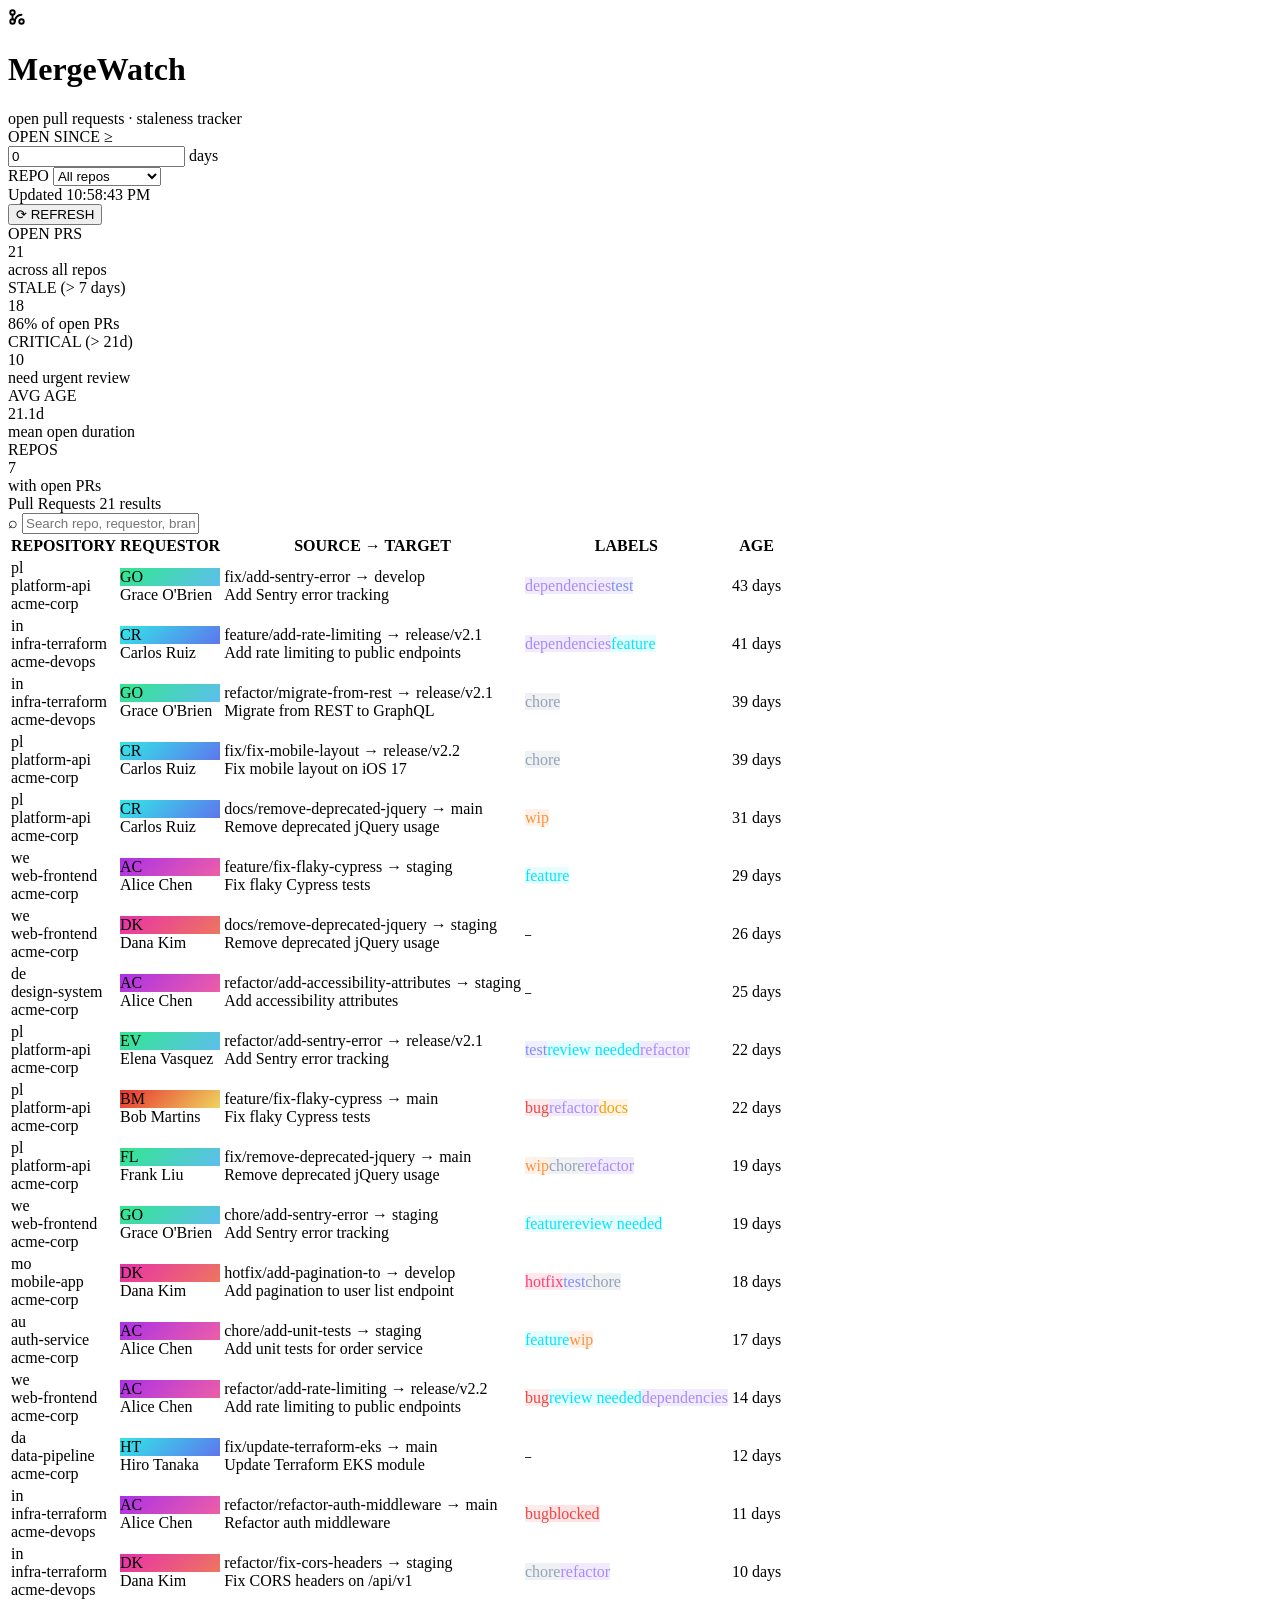
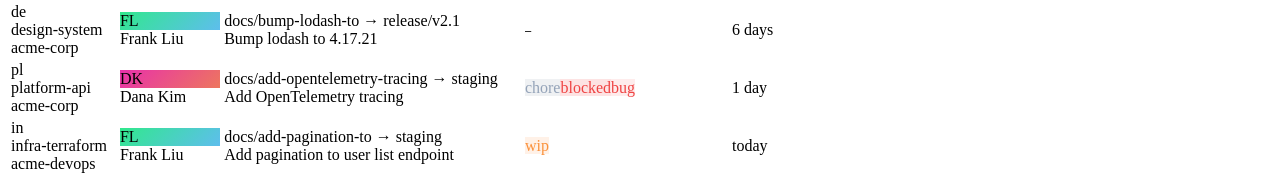
<file: mr-dashboard.html>
<!DOCTYPE html>
<html lang="en">
<head>
  <meta charset="UTF-8" />
  <meta name="viewport" content="width=device-width, initial-scale=1.0" />
  <title>MergeWatch — Open Pull Requests</title>
  <link href="https://fonts.googleapis.com/css2?family=JetBrains+Mono:wght@400;500;600;700&family=DM+Sans:wght@300;400;500;700&display=swap" rel="stylesheet"/>
  <style>
CSSEOF

cat /mnt/user-data/outputs/mr-dashboard.css >> /mnt/user-data/outputs/mr-dashboard-standalone.html

cat >> /mnt/user-data/outputs/mr-dashboard-standalone.html << 'HTMLEOF'
  </style>
</head>
<body>
  <div class="page-wrapper">
    <header>
      <div class="header-left">
        <div class="logo-mark">
          <svg width="18" height="18" viewBox="0 0 24 24" fill="none" stroke="currentColor" stroke-width="2.5" stroke-linecap="round" stroke-linejoin="round">
            <circle cx="18" cy="18" r="3"/><circle cx="6" cy="6" r="3"/><circle cx="6" cy="18" r="3"/>
            <path d="M6 9v6"/><path d="M18 9a9 9 0 0 0-9 9"/>
          </svg>
        </div>
        <div>
          <h1>Merge<span>Watch</span></h1>
          <div class="header-subtitle">open pull requests · staleness tracker</div>
        </div>
      </div>
      <div class="header-right">
        <div class="filter-group">
          <label class="filter-label" for="ageFilter">OPEN SINCE ≥</label>
          <div class="filter-input-wrap">
            <input type="number" id="ageFilter" class="filter-input" value="0" min="0" placeholder="0" />
            <span class="filter-unit">days</span>
          </div>
        </div>
        <div class="filter-group">
          <label class="filter-label" for="repoFilter">REPO</label>
          <select id="repoFilter" class="filter-select">
            <option value="">All repos</option>
          </select>
        </div>
        <div class="header-divider"></div>
        <div class="last-updated" id="lastUpdated">—</div>
        <button class="btn-refresh" id="refreshBtn" onclick="loadData()">⟳ REFRESH</button>
      </div>
    </header>

    <div class="summary-strip" id="summaryStrip"></div>

    <div class="table-panel" id="tablePanel">
      <div class="state-overlay">
        <div class="spinner"></div>
        <div>Loading pull requests…</div>
      </div>
    </div>
  </div>

  <script>
/* ============================================================
   MergeWatch — JavaScript
   mr-dashboard.js

   Sections:
     1. State & constants
     2. Mock API          ← swap mockApiResponse() for real fetch
     3. Utilities
     4. Summary strip
     5. Table render
     6. Filters & search
     7. Data loading
     8. Init
   ============================================================ */

'use strict';

/* ----------------------------------------------------------
   1. STATE & CONSTANTS
   ---------------------------------------------------------- */

let allData     = [];          // full dataset from API
let filtered    = [];          // after age + repo + search filters
let currentSort = { col: 'age', dir: 'desc' };

const AUTO_REFRESH_MS = 120_000;  // 2 min

/** Label colour palette — cycles for unknown labels */
const LABEL_PALETTE = [
  { bg: 'rgba(0,229,255,0.1)',   border: 'rgba(0,229,255,0.3)',   color: '#00e5ff' },
  { bg: 'rgba(124,58,237,0.1)',  border: 'rgba(124,58,237,0.35)', color: '#a78bfa' },
  { bg: 'rgba(0,200,150,0.1)',   border: 'rgba(0,200,150,0.3)',   color: '#00c896' },
  { bg: 'rgba(245,158,11,0.1)',  border: 'rgba(245,158,11,0.3)',  color: '#f59e0b' },
  { bg: 'rgba(239,68,68,0.1)',   border: 'rgba(239,68,68,0.3)',   color: '#ef4444' },
  { bg: 'rgba(249,115,22,0.1)',  border: 'rgba(249,115,22,0.3)',  color: '#fb923c' },
  { bg: 'rgba(99,102,241,0.1)',  border: 'rgba(99,102,241,0.3)',  color: '#818cf8' },
];

/** Well-known label → fixed colour */
const LABEL_COLOR_MAP = {
  'bug':          { bg:'rgba(239,68,68,0.1)',   border:'rgba(239,68,68,0.3)',   color:'#ef4444' },
  'feature':      { bg:'rgba(0,229,255,0.1)',   border:'rgba(0,229,255,0.3)',   color:'#00e5ff' },
  'enhancement':  { bg:'rgba(0,200,150,0.1)',   border:'rgba(0,200,150,0.3)',   color:'#00c896' },
  'hotfix':       { bg:'rgba(255,61,113,0.12)', border:'rgba(255,61,113,0.35)','color':'#ff3d71' },
  'chore':        { bg:'rgba(100,116,139,0.1)', border:'rgba(100,116,139,0.3)', color:'#94a3b8' },
  'refactor':     { bg:'rgba(124,58,237,0.1)',  border:'rgba(124,58,237,0.3)',  color:'#a78bfa' },
  'docs':         { bg:'rgba(245,158,11,0.1)',  border:'rgba(245,158,11,0.3)',  color:'#f59e0b' },
  'test':         { bg:'rgba(99,102,241,0.1)',  border:'rgba(99,102,241,0.3)',  color:'#818cf8' },
  'wip':          { bg:'rgba(249,115,22,0.1)',  border:'rgba(249,115,22,0.3)',  color:'#fb923c' },
  'review needed':{ bg:'rgba(0,229,255,0.1)',   border:'rgba(0,229,255,0.3)',   color:'#00e5ff' },
  'blocked':      { bg:'rgba(239,68,68,0.15)',  border:'rgba(239,68,68,0.4)',   color:'#ef4444' },
  'dependencies': { bg:'rgba(124,58,237,0.1)',  border:'rgba(124,58,237,0.3)',  color:'#a78bfa' },
};

const TABLE_COLUMNS = [
  { key: 'repo',          label: 'REPOSITORY',     sortable: true  },
  { key: 'requestor',     label: 'REQUESTOR',      sortable: true  },
  { key: 'sourceBranch',  label: 'SOURCE → TARGET',sortable: true  },
  { key: 'labels',        label: 'LABELS',         sortable: false },
  { key: 'age',           label: 'AGE',            sortable: true  },
];

const SORT_KEY_MAP = {
  repo:         'repo',
  requestor:    'requestor',
  sourceBranch: 'sourceBranch',
  age:          'ageDays',
};

/* ----------------------------------------------------------
   2. MOCK API
   ──────────────────────────────────────────────────────────
   Replace mockApiResponse() with a real fetch, e.g.:

     const res  = await fetch('/api/pull-requests?state=open');
     if (!res.ok) throw new Error(`HTTP ${res.status}`);
     return await res.json();

   Expected response shape:
   {
     meta: { fetchedAt: ISO string, totalOpen: number }
     pullRequests: [{
       id:           string,
       title:        string,
       repo:         string,   // e.g. "platform-api"
       org:          string,   // e.g. "acme-corp"
       requestor:    string,   // display name
       sourceBranch: string,
       targetBranch: string,
       labels:       string[],
       openedAt:     ISO string,
       ageDays:      number,
       url:          string,   // link to the PR (optional)
     }]
   }
   ---------------------------------------------------------- */
function mockApiResponse() {
  const repos = [
    { repo: 'platform-api',     org: 'acme-corp'   },
    { repo: 'web-frontend',     org: 'acme-corp'   },
    { repo: 'auth-service',     org: 'acme-corp'   },
    { repo: 'data-pipeline',    org: 'acme-corp'   },
    { repo: 'mobile-app',       org: 'acme-corp'   },
    { repo: 'infra-terraform',  org: 'acme-devops' },
    { repo: 'design-system',    org: 'acme-corp'   },
  ];

  const requestors = [
    'Alice Chen', 'Bob Martins', 'Carlos Ruiz', 'Dana Kim',
    'Elena Vasquez', 'Frank Liu', 'Grace O\'Brien', 'Hiro Tanaka',
  ];

  const srcPrefixes = ['feature/', 'fix/', 'hotfix/', 'chore/', 'refactor/', 'docs/'];
  const targets     = ['main', 'develop', 'staging', 'release/v2.1', 'release/v2.2'];

  const labelPool = [
    'bug', 'feature', 'enhancement', 'hotfix', 'chore',
    'refactor', 'docs', 'test', 'wip', 'review needed',
    'blocked', 'dependencies',
  ];

  const titles = [
    'Add pagination to user list endpoint',
    'Fix null pointer in payment processor',
    'Upgrade React to v19',
    'Implement dark mode toggle',
    'Refactor auth middleware',
    'Add unit tests for order service',
    'Update Terraform EKS module',
    'Fix CORS headers on /api/v1',
    'Migrate from REST to GraphQL',
    'Add Sentry error tracking',
    'Improve CI pipeline caching',
    'Remove deprecated jQuery usage',
    'Add rate limiting to public endpoints',
    'Fix flaky Cypress tests',
    'Bump lodash to 4.17.21',
    'Add accessibility attributes',
    'Implement SSO with SAML 2.0',
    'Cache user sessions in Redis',
    'Fix mobile layout on iOS 17',
    'Add OpenTelemetry tracing',
  ];

  const rnd    = (lo, hi) => Math.floor(Math.random() * (hi - lo + 1)) + lo;
  const pick   = arr => arr[rnd(0, arr.length - 1)];
  const slug   = str => str.toLowerCase().replace(/[^a-z0-9]+/g, '-').replace(/(^-|-$)/g, '');

  const pullRequests = Array.from({ length: rnd(14, 22) }, (_, i) => {
    const { repo, org } = pick(repos);
    const requestor     = pick(requestors);
    const ageDays       = rnd(0, 45);
    const openedAt      = new Date(Date.now() - ageDays * 86_400_000).toISOString();
    const numLabels     = rnd(0, 3);
    const labels        = [...new Set(Array.from({ length: numLabels }, () => pick(labelPool)))];
    const title         = pick(titles);
    const src           = pick(srcPrefixes) + slug(title.split(' ').slice(0,3).join('-'));

    return {
      id:           `pr-${i + 1}`,
      title,
      repo,
      org,
      requestor,
      sourceBranch: src,
      targetBranch: pick(targets),
      labels,
      openedAt,
      ageDays,
      url:          `https://github.com/${org}/${repo}/pull/${rnd(100, 999)}`,
    };
  });

  return {
    meta: { fetchedAt: new Date().toISOString(), totalOpen: pullRequests.length },
    pullRequests,
  };
}

/* ----------------------------------------------------------
   3. UTILITIES
   ---------------------------------------------------------- */

function ageCls(days) {
  if (days <= 3)  return 'age-fresh';
  if (days <= 7)  return 'age-moderate';
  if (days <= 21) return 'age-stale';
  return 'age-critical';
}

function ageLabel(days) {
  if (days === 0) return 'today';
  if (days === 1) return '1 day';
  return `${days} days`;
}

function labelStyle(name) {
  const key = name.toLowerCase();
  const found = LABEL_COLOR_MAP[key];
  if (found) return found;
  // hash the name to pick a consistent palette entry
  let h = 0;
  for (let c of key) h = (h * 31 + c.charCodeAt(0)) & 0xffff;
  return LABEL_PALETTE[h % LABEL_PALETTE.length];
}

function initials(name) {
  return name.split(' ').map(p => p[0]).slice(0, 2).join('').toUpperCase();
}

function avatarGradient(name) {
  // deterministic gradient per name
  const hues = [180, 260, 150, 200, 30, 0, 280, 320];
  let h = 0;
  for (let c of name) h = (h * 31 + c.charCodeAt(0)) & 0xffff;
  const hue1 = hues[h % hues.length];
  const hue2 = (hue1 + 50) % 360;
  return `hsl(${hue1},80%,55%), hsl(${hue2},80%,65%)`;
}

/* ----------------------------------------------------------
   4. SUMMARY STRIP
   ---------------------------------------------------------- */
function renderSummary(prs) {
  const total      = prs.length;
  const stale      = prs.filter(p => p.ageDays > 7).length;
  const critical   = prs.filter(p => p.ageDays > 21).length;
  const avgAge     = total ? (prs.reduce((a, p) => a + p.ageDays, 0) / total).toFixed(1) : 0;
  const repos      = new Set(prs.map(p => p.repo)).size;

  const cards = [
    { label: 'OPEN PRS',        value: total,    sub: 'across all repos',      color: 'var(--accent)'  },
    { label: 'STALE (> 7 days)',value: stale,    sub: `${total ? ((stale/total)*100).toFixed(0) : 0}% of open PRs`, color: 'var(--warn)'    },
    { label: 'CRITICAL (> 21d)',value: critical, sub: 'need urgent review',    color: 'var(--critical)'},
    { label: 'AVG AGE',         value: `${avgAge}d`, sub: 'mean open duration',color: 'var(--success)' },
    { label: 'REPOS',           value: repos,    sub: 'with open PRs',         color: '#a78bfa'        },
  ];

  document.getElementById('summaryStrip').innerHTML = cards.map(c => `
    <div class="stat-card" style="--card-color:${c.color}">
      <div class="stat-label">${c.label}</div>
      <div class="stat-value">${c.value}</div>
      <div class="stat-sub">${c.sub}</div>
    </div>`).join('');
}

/* ----------------------------------------------------------
   5. TABLE RENDER
   ---------------------------------------------------------- */

// Exposed globally for inline onclick
function sortTable(col) {
  if (!SORT_KEY_MAP[col]) return;
  currentSort = currentSort.col === col
    ? { col, dir: currentSort.dir === 'asc' ? 'desc' : 'asc' }
    : { col, dir: col === 'age' ? 'desc' : 'asc' };
  renderTable(filtered);
}

function renderTable(prs) {
  const panel = document.getElementById('tablePanel');

  // toolbar
  const toolbarHtml = `
    <div class="table-toolbar">
      <div class="toolbar-title">
        Pull Requests
        <span id="resultsCount">${prs.length} result${prs.length !== 1 ? 's' : ''}</span>
      </div>
      <div class="toolbar-right">
        <div class="search-wrap">
          <span class="search-icon">⌕</span>
          <input type="text" id="searchInput" placeholder="Search repo, requestor, branch…"
            oninput="onSearch(this.value)" />
        </div>
      </div>
    </div>`;

  if (prs.length === 0) {
    panel.innerHTML = toolbarHtml + `
      <div class="state-overlay">
        <div class="empty-icon">⌀</div>
        <div>No pull requests match your filters</div>
      </div>`;
    restoreSearch();
    return;
  }

  // sort
  const dir    = currentSort.dir === 'asc' ? 1 : -1;
  const sortBy = SORT_KEY_MAP[currentSort.col] || 'ageDays';
  const sorted = [...prs].sort((a, b) => {
    const av = a[sortBy], bv = b[sortBy];
    return (typeof av === 'string' ? av.localeCompare(bv) : av - bv) * dir;
  });

  // thead
  const thead = TABLE_COLUMNS.map(c => {
    if (!c.sortable) return `<th class="no-sort">${c.label}</th>`;
    const cls = currentSort.col === c.key ? `sort-${currentSort.dir}` : '';
    return `<th class="${cls}" onclick="sortTable('${c.key}')">${c.label}</th>`;
  }).join('');

  // tbody
  const tbody = sorted.map((pr, i) => {
    const cls      = ageCls(pr.ageDays);
    const labelsHtml = pr.labels.length
      ? pr.labels.map(l => {
          const s = labelStyle(l);
          return `<span class="label-tag" style="background:${s.bg};border-color:${s.border};color:${s.color}">${l}</span>`;
        }).join('')
      : `<span style="color:var(--muted);font-size:0.65rem;font-family:'JetBrains Mono',monospace">—</span>`;

    const grad = avatarGradient(pr.requestor);

    return `
      <tr style="animation-delay:${i * 25}ms">
        <td>
          <div class="repo-cell">
            <div class="repo-icon">${pr.repo.slice(0,2)}</div>
            <div>
              <div class="repo-name">${pr.repo}</div>
              <div class="repo-org">${pr.org}</div>
            </div>
          </div>
        </td>
        <td>
          <div class="requestor-cell">
            <div class="avatar" style="background:linear-gradient(135deg,${grad})">${initials(pr.requestor)}</div>
            <span class="requestor-name">${pr.requestor}</span>
          </div>
        </td>
        <td>
          <div class="branch-wrap">
            <span class="branch-chip branch-src" title="${pr.sourceBranch}">${pr.sourceBranch}</span>
            <span class="branch-arrow">→</span>
            <span class="branch-chip branch-tgt" title="${pr.targetBranch}">${pr.targetBranch}</span>
          </div>
          <div class="pr-title" title="${pr.title}">${pr.title}</div>
        </td>
        <td>
          <div class="labels-wrap">${labelsHtml}</div>
        </td>
        <td class="age-cell">
          <span class="age-badge ${cls}">
            <span class="age-dot"></span>
            ${ageLabel(pr.ageDays)}
          </span>
        </td>
      </tr>`;
  }).join('');

  panel.innerHTML = toolbarHtml + `
    <div class="table-scroll">
      <table>
        <thead><tr>${thead}</tr></thead>
        <tbody>${tbody}</tbody>
      </table>
    </div>`;

  restoreSearch();
}

/* Restore search input value & cursor after re-render */
function restoreSearch() {
  const el = document.getElementById('searchInput');
  if (el && searchQuery) {
    el.value = searchQuery;
    el.focus();
    const len = el.value.length;
    el.setSelectionRange(len, len);
  }
}

/* ----------------------------------------------------------
   6. FILTERS & SEARCH
   ---------------------------------------------------------- */
let searchQuery = '';

function applyFilters() {
  const minAge = parseInt(document.getElementById('ageFilter').value, 10) || 0;
  const repo   = document.getElementById('repoFilter').value;

  filtered = allData.filter(pr => {
    if (pr.ageDays < minAge) return false;
    if (repo && pr.repo !== repo) return false;
    if (searchQuery) {
      const q = searchQuery.toLowerCase();
      return (
        pr.repo.toLowerCase().includes(q)          ||
        pr.requestor.toLowerCase().includes(q)     ||
        pr.sourceBranch.toLowerCase().includes(q)  ||
        pr.targetBranch.toLowerCase().includes(q)  ||
        pr.title.toLowerCase().includes(q)         ||
        pr.labels.some(l => l.toLowerCase().includes(q))
      );
    }
    return true;
  });

  renderSummary(filtered);
  renderTable(filtered);
}

function onSearch(val) {
  searchQuery = val;
  applyFilters();
}

function populateRepoFilter(prs) {
  const sel   = document.getElementById('repoFilter');
  const repos = [...new Set(prs.map(p => p.repo))].sort();
  const cur   = sel.value;
  sel.innerHTML = `<option value="">All repos</option>` +
    repos.map(r => `<option value="${r}"${r === cur ? ' selected' : ''}>${r}</option>`).join('');
}

/* ----------------------------------------------------------
   7. DATA LOADING
   ──────────────────────────────────────────────────────────
   To connect a real API, replace the two mock lines with:

     const res  = await fetch('/api/pull-requests?state=open');
     if (!res.ok) throw new Error(`HTTP ${res.status}`);
     const json = await res.json();
   ---------------------------------------------------------- */
async function loadData() {
  const btn = document.getElementById('refreshBtn');
  btn.classList.add('spinning');

  try {
    await new Promise(r => setTimeout(r, 650)); // simulate latency — remove for real API
    const json = mockApiResponse();             // ← replace with real fetch()

    allData = json.pullRequests;
    populateRepoFilter(allData);
    applyFilters();

    const ts = new Date(json.meta.fetchedAt);
    document.getElementById('lastUpdated').textContent =
      'Updated ' + ts.toLocaleTimeString([], { hour: '2-digit', minute: '2-digit', second: '2-digit' });

  } catch (err) {
    document.getElementById('tablePanel').innerHTML = `
      <div class="state-overlay">
        <div class="error-icon">⚠</div>
        <div style="color:var(--danger)">Failed to load pull requests</div>
        <div style="color:var(--muted);font-size:0.65rem">${err.message}</div>
        <button class="retry-btn" onclick="loadData()">↺ Retry</button>
      </div>`;
  } finally {
    btn.classList.remove('spinning');
  }
}

/* ----------------------------------------------------------
   8. INIT
   ---------------------------------------------------------- */
document.addEventListener('DOMContentLoaded', () => {
  // Wire up filter controls
  document.getElementById('ageFilter').addEventListener('input',  applyFilters);
  document.getElementById('repoFilter').addEventListener('change', applyFilters);

  loadData();
  setInterval(loadData, AUTO_REFRESH_MS);
});
  </script>
</body>
</html>
</file>
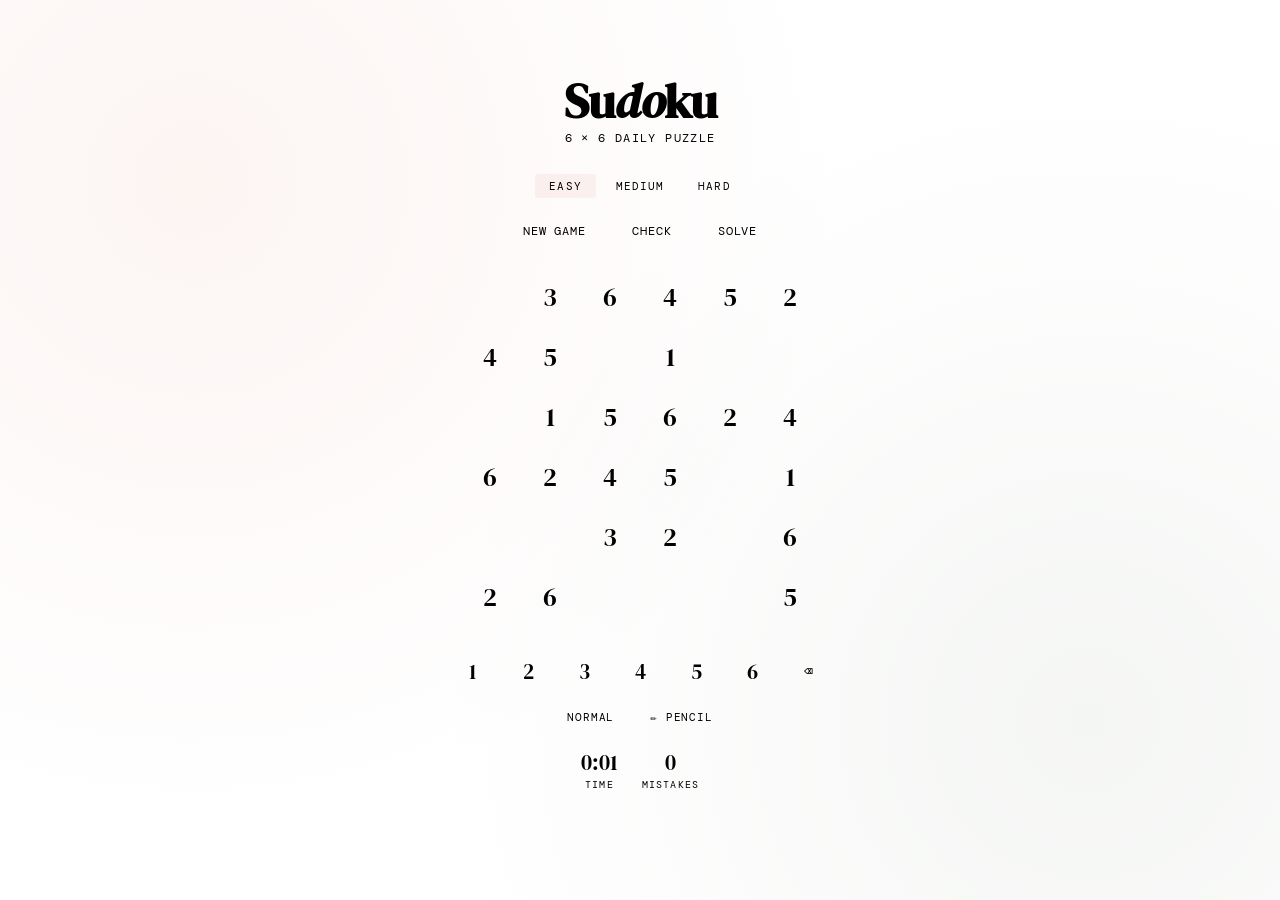
<file: games/sudoku.html>
<!DOCTYPE html>

<html lang="en">
<head>
  <meta charset="UTF-8" />
  <meta name="viewport" content="width=device-width, initial-scale=1.0" />
  <title>6×6 Sudoku</title>
  <link href="https://fonts.googleapis.com/css2?family=DM+Serif+Display:ital@0;1&family=DM+Mono:wght@400;500&display=swap" rel="stylesheet" />
  <style>
    *, *::before, *::after { box-sizing: border-box; margin: 0; padding: 0; }

```
:root {
  --cream:    #f5f0e8;
  --ink:      #1a1612;
  --rust:     #c94f2a;
  --gold:     #d4a847;
  --sage:     #4a6741;
  --warm-mid: #8b7355;
  --cell-bg:  #faf7f2;
  --border:   #c8bfaa;
  --box-border: #1a1612;
  --hint-bg:  #ede6d8;
  --selected-bg: #fdefd1;
  --conflict-bg: #fde0d0;
  --same-bg:  #edf5ec;
  --correct-bg: #e0f0de;
  --error-bg: #fde0d0;
}

body {
  font-family: 'DM Mono', monospace;
  background-color: var(--cream);
  color: var(--ink);
  min-height: 100vh;
  display: flex;
  flex-direction: column;
  align-items: center;
  justify-content: center;
  padding: 24px 16px;
  background-image:
    radial-gradient(circle at 15% 20%, rgba(201,79,42,0.06) 0%, transparent 50%),
    radial-gradient(circle at 85% 80%, rgba(74,103,65,0.06) 0%, transparent 50%);
}

header {
  text-align: center;
  margin-bottom: 28px;
}

header h1 {
  font-family: 'DM Serif Display', serif;
  font-size: clamp(2rem, 5vw, 3rem);
  letter-spacing: -0.02em;
  line-height: 1;
  color: var(--ink);
}

header h1 span {
  color: var(--rust);
  font-style: italic;
}

header p {
  font-size: 0.72rem;
  letter-spacing: 0.12em;
  text-transform: uppercase;
  color: var(--warm-mid);
  margin-top: 6px;
}

.toolbar {
  display: flex;
  gap: 10px;
  margin-bottom: 20px;
  flex-wrap: wrap;
  justify-content: center;
}

.btn {
  font-family: 'DM Mono', monospace;
  font-size: 0.72rem;
  letter-spacing: 0.08em;
  text-transform: uppercase;
  padding: 8px 18px;
  border: 1.5px solid var(--ink);
  background: transparent;
  color: var(--ink);
  cursor: pointer;
  transition: background 0.15s, color 0.15s, transform 0.1s;
  border-radius: 2px;
}
.btn:hover { background: var(--ink); color: var(--cream); }
.btn:active { transform: scale(0.97); }
.btn.primary { background: var(--ink); color: var(--cream); }
.btn.primary:hover { background: var(--rust); border-color: var(--rust); }

.difficulty-row {
  display: flex;
  gap: 6px;
  margin-bottom: 18px;
}
.diff-btn {
  font-family: 'DM Mono', monospace;
  font-size: 0.68rem;
  letter-spacing: 0.1em;
  text-transform: uppercase;
  padding: 5px 14px;
  border: 1.5px solid var(--border);
  background: transparent;
  color: var(--warm-mid);
  cursor: pointer;
  border-radius: 2px;
  transition: all 0.15s;
}
.diff-btn.active {
  border-color: var(--rust);
  color: var(--rust);
  background: rgba(201,79,42,0.06);
}

.board-wrap {
  position: relative;
}

.board {
  display: grid;
  grid-template-columns: repeat(6, 1fr);
  border: 2.5px solid var(--box-border);
  border-radius: 3px;
  overflow: hidden;
  box-shadow: 4px 4px 0 var(--warm-mid);
  width: min(360px, 88vw);
  height: min(360px, 88vw);
}

.cell {
  position: relative;
  display: flex;
  align-items: center;
  justify-content: center;
  font-family: 'DM Serif Display', serif;
  font-size: clamp(1.2rem, 3.5vw, 1.6rem);
  cursor: pointer;
  background: var(--cell-bg);
  border: 1px solid var(--border);
  transition: background 0.12s;
  user-select: none;
  -webkit-tap-highlight-color: transparent;
}

/* Box borders: 3 cols × 2 rows boxes */
/* Thick right border after col 2 (index 2) */
.cell[data-col="2"] { border-right: 2px solid var(--box-border); }
/* Thick bottom border after row 1 (index 1) and row 3 (index 3) */
.cell[data-row="1"] { border-bottom: 2px solid var(--box-border); }
.cell[data-row="3"] { border-bottom: 2px solid var(--box-border); }

.cell.given {
  background: var(--hint-bg);
  cursor: default;
  color: var(--ink);
}
.cell.selected { background: var(--selected-bg) !important; }
.cell.same-val  { background: var(--same-bg); }
.cell.conflict  { background: var(--conflict-bg); }
.cell.correct   { background: var(--correct-bg); color: var(--sage); }
.cell.error     { background: var(--error-bg);   color: var(--rust); }

.cell .pencil-marks {
  position: absolute;
  inset: 1px;
  display: grid;
  grid-template-columns: repeat(3, 1fr);
  grid-template-rows: repeat(2, 1fr);
  pointer-events: none;
}
.cell .pencil-marks span {
  font-family: 'DM Mono', monospace;
  font-size: clamp(0.38rem, 1.1vw, 0.52rem);
  color: var(--warm-mid);
  display: flex;
  align-items: center;
  justify-content: center;
  line-height: 1;
}

.numpad {
  display: flex;
  gap: 8px;
  margin-top: 20px;
  justify-content: center;
}

.num-btn {
  font-family: 'DM Serif Display', serif;
  font-size: 1.3rem;
  width: clamp(38px, 9vw, 48px);
  height: clamp(38px, 9vw, 48px);
  border: 1.5px solid var(--border);
  background: var(--cell-bg);
  color: var(--ink);
  cursor: pointer;
  border-radius: 3px;
  transition: all 0.12s;
  display: flex;
  align-items: center;
  justify-content: center;
}
.num-btn:hover { border-color: var(--rust); color: var(--rust); background: rgba(201,79,42,0.06); }
.num-btn.erase { font-family: 'DM Mono', monospace; font-size: 0.9rem; }

.mode-row {
  display: flex;
  gap: 8px;
  margin-top: 10px;
  justify-content: center;
}
.mode-btn {
  font-family: 'DM Mono', monospace;
  font-size: 0.68rem;
  letter-spacing: 0.08em;
  text-transform: uppercase;
  padding: 5px 14px;
  border: 1.5px solid var(--border);
  background: transparent;
  color: var(--warm-mid);
  cursor: pointer;
  border-radius: 2px;
  transition: all 0.15s;
}
.mode-btn.active {
  border-color: var(--ink);
  background: var(--ink);
  color: var(--cream);
}

.stats {
  display: flex;
  gap: 24px;
  margin-top: 18px;
  justify-content: center;
}
.stat {
  text-align: center;
}
.stat-val {
  font-family: 'DM Serif Display', serif;
  font-size: 1.4rem;
  color: var(--ink);
}
.stat-label {
  font-size: 0.6rem;
  letter-spacing: 0.12em;
  text-transform: uppercase;
  color: var(--warm-mid);
}

.message {
  margin-top: 14px;
  font-size: 0.75rem;
  letter-spacing: 0.06em;
  color: var(--warm-mid);
  text-align: center;
  min-height: 18px;
}
.message.win {
  color: var(--sage);
  font-family: 'DM Serif Display', serif;
  font-size: 1rem;
  font-style: italic;
}
.message.error-msg { color: var(--rust); }

/* Celebration animation */
@keyframes pop {
  0%   { transform: scale(1); }
  40%  { transform: scale(1.18); }
  100% { transform: scale(1); }
}
.cell.celebrate { animation: pop 0.35s ease forwards; }
```

  </style>
</head>
<body>

<header>
  <h1>Su<span>do</span>ku</h1>
  <p>6 × 6 Daily Puzzle</p>
</header>

<div class="difficulty-row">
  <button class="diff-btn active" data-diff="easy">Easy</button>
  <button class="diff-btn" data-diff="medium">Medium</button>
  <button class="diff-btn" data-diff="hard">Hard</button>
</div>

<div class="toolbar">
  <button class="btn primary" id="newGameBtn">New Game</button>
  <button class="btn" id="checkBtn">Check</button>
  <button class="btn" id="solveBtn">Solve</button>
</div>

<div class="board-wrap">
  <div class="board" id="board"></div>
</div>

<div class="numpad" id="numpad"></div>

<div class="mode-row">
  <button class="mode-btn active" id="normalMode">Normal</button>
  <button class="mode-btn" id="pencilMode">✏ Pencil</button>
</div>

<div class="stats">
  <div class="stat"><div class="stat-val" id="timerVal">0:00</div><div class="stat-label">Time</div></div>
  <div class="stat"><div class="stat-val" id="mistakesVal">0</div><div class="stat-label">Mistakes</div></div>
</div>

<div class="message" id="message"></div>

<script>
// ─── Sudoku Logic ──────────────────────────────────────────────────────────
const N = 6;
// 3-col × 2-row boxes
function boxOf(r,c){ return Math.floor(r/2)*2 + Math.floor(c/3); }

function isValid(board,r,c,num){
  for(let i=0;i<N;i++) if(board[r][i]===num||board[i][c]===num) return false;
  const br=Math.floor(r/2)*2, bc=Math.floor(c/3)*3;
  for(let dr=0;dr<2;dr++) for(let dc=0;dc<3;dc++)
    if(board[br+dr][bc+dc]===num) return false;
  return true;
}

function shuffle(arr){ for(let i=arr.length-1;i>0;i--){ const j=Math.random()*i+1|0; [arr[i],arr[j]]=[arr[j],arr[i]]; } return arr; }

function solve(board){
  for(let r=0;r<N;r++) for(let c=0;c<N;c++) if(board[r][c]===0){
    const nums=shuffle([1,2,3,4,5,6]);
    for(const n of nums){ if(isValid(board,r,c,n)){ board[r][c]=n; if(solve(board)) return true; board[r][c]=0; } }
    return false;
  }
  return true;
}

function generatePuzzle(difficulty){
  // Start with empty board, fill it
  const solution=Array.from({length:N},()=>Array(N).fill(0));
  solve(solution);

  // Remove cells based on difficulty
  const clues = difficulty==='easy' ? 24 : difficulty==='medium' ? 18 : 14;
  const remove = N*N - clues;
  const puzzle = solution.map(r=>[...r]);
  const positions = shuffle(Array.from({length:N*N},(_,i)=>i));
  let removed=0;
  for(const pos of positions){
    if(removed>=remove) break;
    const r=pos/N|0, c=pos%N;
    const backup=puzzle[r][c];
    puzzle[r][c]=0;
    // Check unique solution (simplified: just count solutions up to 2)
    const copy=puzzle.map(row=>[...row]);
    if(countSolutions(copy)===1){ removed++; }
    else { puzzle[r][c]=backup; }
  }
  return {puzzle,solution};
}

function countSolutions(board,count={v:0}){
  for(let r=0;r<N;r++) for(let c=0;c<N;c++) if(board[r][c]===0){
    for(let n=1;n<=6;n++){
      if(isValid(board,r,c,n)){
        board[r][c]=n;
        countSolutions(board,count);
        board[r][c]=0;
        if(count.v>1) return count.v;
      }
    }
    return count.v;
  }
  count.v++;
  return count.v;
}

// ─── Game State ───────────────────────────────────────────────────────────
let puzzle, solution, userBoard, pencilMarks, given;
let selected = null;
let mistakes = 0;
let pencilMode = false;
let difficulty = 'easy';
let timerInterval, timerSeconds = 0;
let gameWon = false;

function startGame(){
  gameWon = false;
  mistakes = 0;
  timerSeconds = 0;
  clearInterval(timerInterval);
  document.getElementById('mistakesVal').textContent = '0';
  document.getElementById('timerVal').textContent = '0:00';
  document.getElementById('message').textContent = '';
  document.getElementById('message').className = 'message';

  ({puzzle, solution} = generatePuzzle(difficulty));
  userBoard = puzzle.map(r=>[...r]);
  pencilMarks = Array.from({length:N},()=>Array.from({length:N},()=>new Set()));
  given = puzzle.map(r=>r.map(v=>v!==0));
  selected = null;

  renderBoard();
  timerInterval = setInterval(()=>{
    if(gameWon) return;
    timerSeconds++;
    const m=timerSeconds/60|0, s=timerSeconds%60;
    document.getElementById('timerVal').textContent=`${m}:${s.toString().padStart(2,'0')}`;
  },1000);
}

// ─── Rendering ────────────────────────────────────────────────────────────
function renderBoard(){
  const board = document.getElementById('board');
  board.innerHTML='';
  for(let r=0;r<N;r++) for(let c=0;c<N;c++){
    const cell=document.createElement('div');
    cell.className='cell';
    cell.dataset.row=r; cell.dataset.col=c;
    if(given[r][c]) cell.classList.add('given');
    updateCellDisplay(cell,r,c);
    cell.addEventListener('click',()=>selectCell(r,c));
    board.appendChild(cell);
  }
}

function getCell(r,c){ return document.querySelector(`.cell[data-row="${r}"][data-col="${c}"]`); }

function updateCellDisplay(cell,r,c){
  cell.innerHTML='';
  const val=userBoard[r][c];
  if(val!==0){
    cell.textContent=val;
  } else if(pencilMarks[r][c].size>0){
    const pm=document.createElement('div');
    pm.className='pencil-marks';
    for(let n=1;n<=6;n++){
      const s=document.createElement('span');
      s.textContent=pencilMarks[r][c].has(n)?n:'';
      pm.appendChild(s);
    }
    cell.appendChild(pm);
  }
}

function selectCell(r,c){
  if(gameWon) return;
  selected={r,c};
  highlightCells();
}

function highlightCells(){
  document.querySelectorAll('.cell').forEach(cell=>{
    const r=+cell.dataset.row, c=+cell.dataset.col;
    cell.classList.remove('selected','same-val','conflict','correct','error');
    if(!selected) return;
    const {r:sr,c:sc}=selected;
    const selVal=userBoard[sr][sc];
    if(r===sr&&c===sc){
      cell.classList.add('selected');
    } else if(r===sr||c===sc||boxOf(r,c)===boxOf(sr,sc)){
      // highlight related
      if(selVal!==0 && userBoard[r][c]===selVal && !given[r][c]){
        cell.classList.add('conflict');
      } else {
        cell.classList.add('same-val');
      }
    } else if(selVal!==0&&userBoard[r][c]===selVal){
      cell.classList.add('same-val');
    }
  });
}

function enterNumber(num){
  if(!selected||gameWon) return;
  const {r,c}=selected;
  if(given[r][c]) return;
  const cell=getCell(r,c);

  if(pencilMode){
    if(userBoard[r][c]!==0) return;
    if(pencilMarks[r][c].has(num)) pencilMarks[r][c].delete(num);
    else pencilMarks[r][c].add(num);
    updateCellDisplay(cell,r,c);
    return;
  }

  // Normal mode
  pencilMarks[r][c].clear();
  if(userBoard[r][c]===num){ userBoard[r][c]=0; }
  else {
    if(num!==solution[r][c]){
      mistakes++;
      document.getElementById('mistakesVal').textContent=mistakes;
      userBoard[r][c]=num;
      updateCellDisplay(cell,r,c);
      cell.classList.add('error');
      setTimeout(()=>{ cell.classList.remove('error'); highlightCells(); },700);
      if(mistakes>=3){
        document.getElementById('message').textContent='Too many mistakes — try again!';
        document.getElementById('message').className='message error-msg';
      }
      return;
    }
    userBoard[r][c]=num;
    // Remove pencil marks in related cells
    for(let i=0;i<N;i++){
      pencilMarks[r][i].delete(num);
      updateCellDisplay(getCell(r,i),r,i);
      pencilMarks[i][c].delete(num);
      updateCellDisplay(getCell(i,c),i,c);
    }
    const br=Math.floor(r/2)*2, bc=Math.floor(c/3)*3;
    for(let dr=0;dr<2;dr++) for(let dc=0;dc<3;dc++){
      pencilMarks[br+dr][bc+dc].delete(num);
      updateCellDisplay(getCell(br+dr,bc+dc),br+dr,bc+dc);
    }
  }
  updateCellDisplay(cell,r,c);
  highlightCells();
  checkWin();
}

function eraseCell(){
  if(!selected||gameWon) return;
  const {r,c}=selected;
  if(given[r][c]) return;
  userBoard[r][c]=0;
  pencilMarks[r][c].clear();
  updateCellDisplay(getCell(r,c),r,c);
  highlightCells();
}

function checkWin(){
  for(let r=0;r<N;r++) for(let c=0;c<N;c++)
    if(userBoard[r][c]!==solution[r][c]) return;
  gameWon=true;
  clearInterval(timerInterval);
  // celebrate
  setTimeout(()=>{
    document.querySelectorAll('.cell').forEach((cell,i)=>{
      setTimeout(()=>cell.classList.add('celebrate'),i*15);
    });
    document.getElementById('message').textContent='Brilliant! Puzzle solved ✦';
    document.getElementById('message').className='message win';
  },100);
}

function checkBoard(){
  let hasErrors=false;
  for(let r=0;r<N;r++) for(let c=0;c<N;c++){
    if(userBoard[r][c]!==0&&userBoard[r][c]!==solution[r][c]){
      const cell=getCell(r,c);
      cell.classList.add('error');
      setTimeout(()=>{cell.classList.remove('error');highlightCells();},1200);
      hasErrors=true;
    }
  }
  if(!hasErrors){
    const msg=document.getElementById('message');
    msg.textContent='Looking good — no errors found!';
    msg.className='message';
    setTimeout(()=>{ if(!gameWon) msg.textContent=''; },2000);
  }
}

function solveBoard(){
  for(let r=0;r<N;r++) for(let c=0;c<N;c++){
    userBoard[r][c]=solution[r][c];
    pencilMarks[r][c].clear();
    updateCellDisplay(getCell(r,c),r,c);
  }
  highlightCells();
  checkWin();
}

// ─── UI Setup ─────────────────────────────────────────────────────────────
// Numpad
const numpad=document.getElementById('numpad');
for(let n=1;n<=6;n++){
  const btn=document.createElement('button');
  btn.className='num-btn'; btn.textContent=n;
  btn.addEventListener('click',()=>enterNumber(n));
  numpad.appendChild(btn);
}
const eraseBtn=document.createElement('button');
eraseBtn.className='num-btn erase'; eraseBtn.textContent='⌫';
eraseBtn.addEventListener('click',eraseCell);
numpad.appendChild(eraseBtn);

// Keyboard
document.addEventListener('keydown',e=>{
  if(e.key>='1'&&e.key<='6') enterNumber(+e.key);
  else if(e.key==='Backspace'||e.key==='Delete'||e.key==='0') eraseCell();
  else if(e.key==='p'||e.key==='P'){ pencilMode=!pencilMode; updateModeUI(); }
  else if(selected){
    const {r,c}=selected;
    if(e.key==='ArrowUp'&&r>0) selectCell(r-1,c);
    else if(e.key==='ArrowDown'&&r<N-1) selectCell(r+1,c);
    else if(e.key==='ArrowLeft'&&c>0) selectCell(r,c-1);
    else if(e.key==='ArrowRight'&&c<N-1) selectCell(r,c+1);
  }
});

// Toolbar buttons
document.getElementById('newGameBtn').addEventListener('click',startGame);
document.getElementById('checkBtn').addEventListener('click',checkBoard);
document.getElementById('solveBtn').addEventListener('click',solveBoard);

// Difficulty
document.querySelectorAll('.diff-btn').forEach(btn=>{
  btn.addEventListener('click',()=>{
    document.querySelectorAll('.diff-btn').forEach(b=>b.classList.remove('active'));
    btn.classList.add('active');
    difficulty=btn.dataset.diff;
    startGame();
  });
});

// Mode
function updateModeUI(){
  document.getElementById('normalMode').classList.toggle('active',!pencilMode);
  document.getElementById('pencilMode').classList.toggle('active',pencilMode);
}
document.getElementById('normalMode').addEventListener('click',()=>{ pencilMode=false; updateModeUI(); });
document.getElementById('pencilMode').addEventListener('click',()=>{ pencilMode=true; updateModeUI(); });

// Start
startGame();
</script>

</body>
</html>
</file>
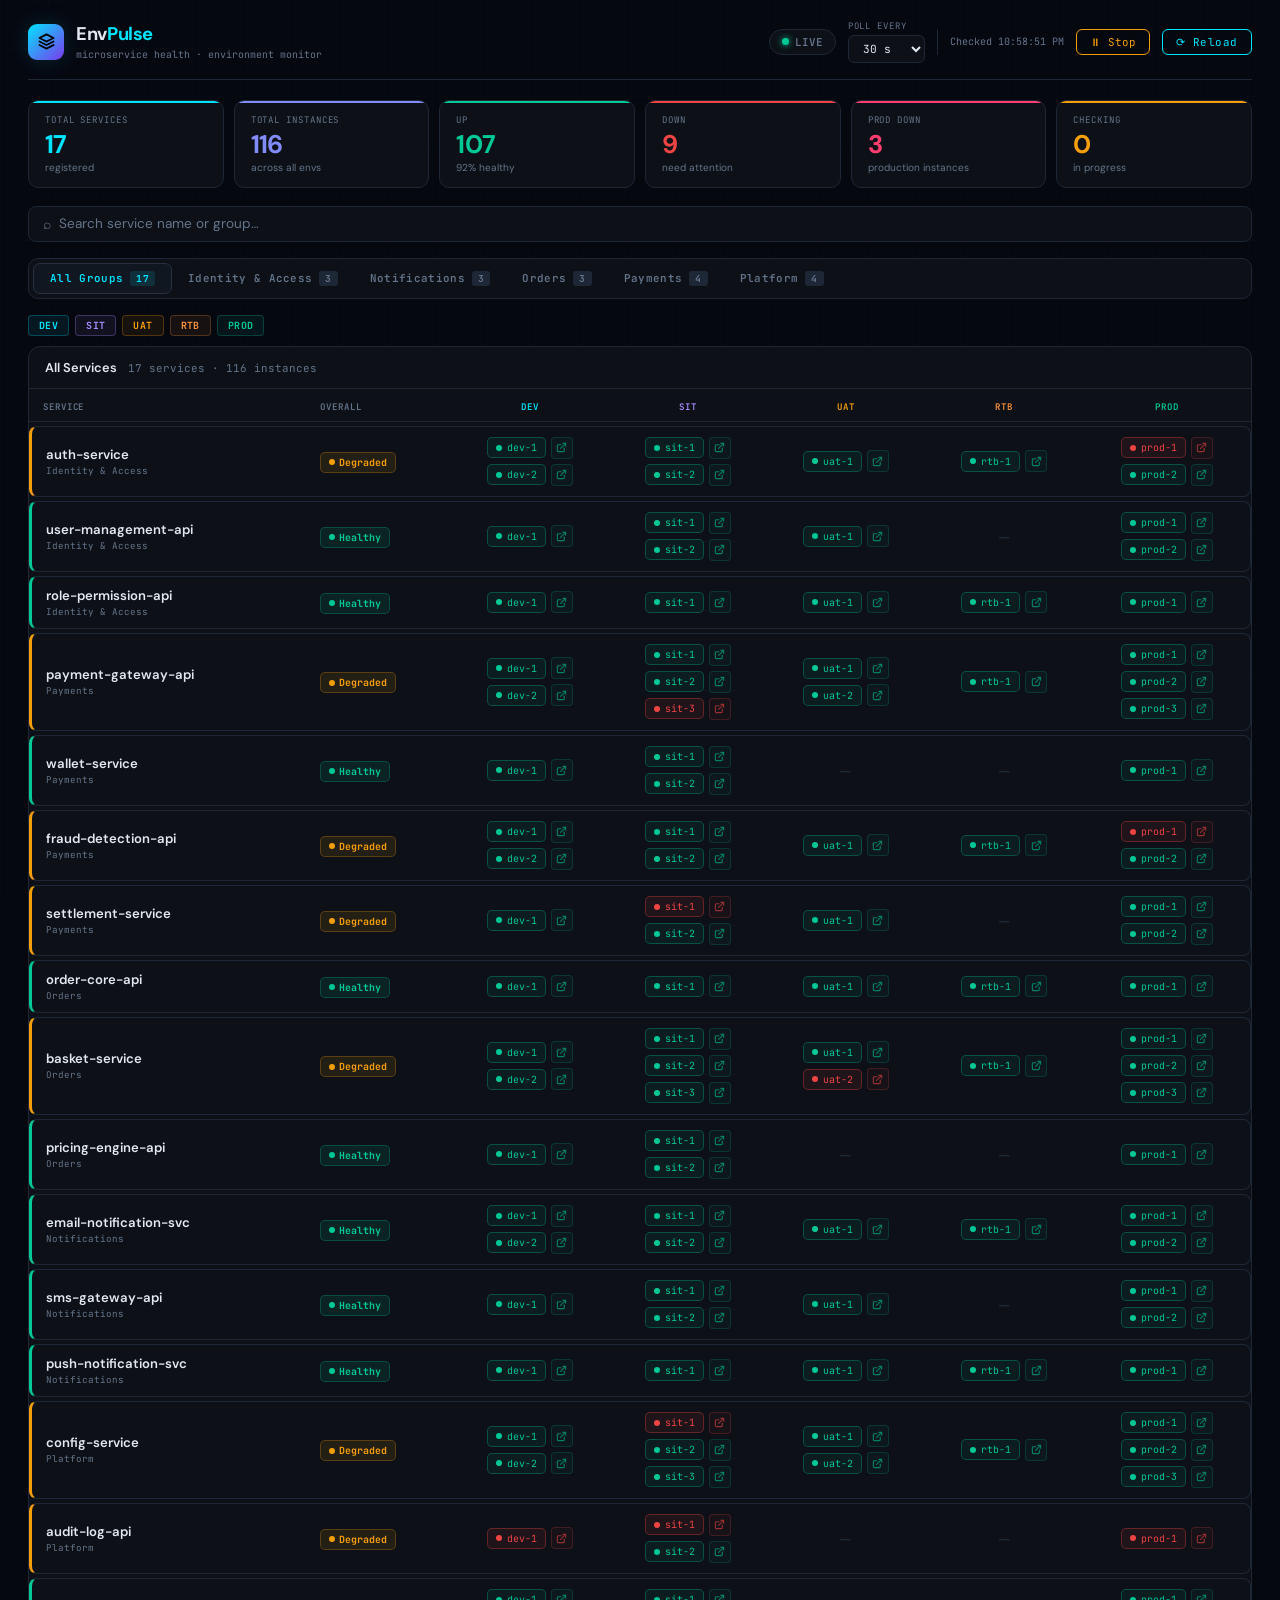
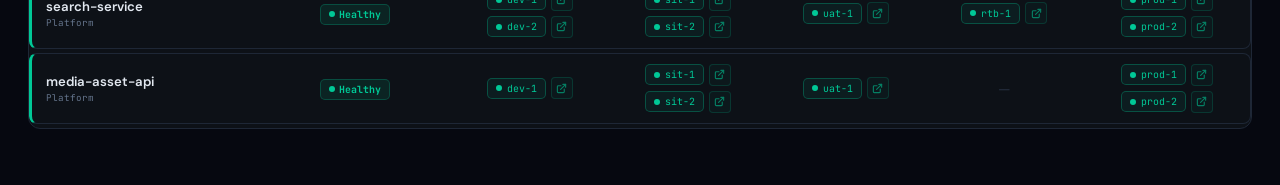
<file: section/env.html>
<!DOCTYPE html>
<html lang="en">
<head>
  <meta charset="UTF-8"/>
  <meta name="viewport" content="width=device-width, initial-scale=1.0"/>
  <title>EnvPulse — Microservice Environment Dashboard</title>
  <link href="https://fonts.googleapis.com/css2?family=JetBrains+Mono:wght@400;500;600;700&family=DM+Sans:wght@300;400;500;700&display=swap" rel="stylesheet"/>
  <style>
/* ============================================================
   EnvPulse — Microservice Environment Dashboard
   env-dashboard.css
   ============================================================ */

/* ── Reset ──────────────────────────────────────────────── */
*, *::before, *::after { box-sizing: border-box; margin: 0; padding: 0; }

/* ── Design Tokens ──────────────────────────────────────── */
:root {
  --bg:       #060810;
  --surface:  #0d1117;
  --surface2: #111720;
  --surface3: #0a0e18;
  --border:   #1e2736;
  --border2:  #263142;
  --accent:   #00e5ff;
  --accent2:  #7c3aed;
  --success:  #00c896;
  --warn:     #f59e0b;
  --danger:   #ef4444;
  --critical: #ff3d71;
  --text:     #e2e8f0;
  --muted:    #64748b;
  --glow:     0 0 20px rgba(0,229,255,0.15);

  /* env accent colours */
  --dev:  #00e5ff;
  --sit:  #a78bfa;
  --uat:  #f59e0b;
  --rtb:  #fb923c;
  --prod: #00c896;
}

/* ── Base ───────────────────────────────────────────────── */
html { scroll-behavior: smooth; }
body {
  font-family: 'DM Sans', sans-serif;
  background: var(--bg);
  color: var(--text);
  min-height: 100vh;
  overflow-x: hidden;
}
body::before {
  content: ''; position: fixed; inset: 0;
  background-image:
    linear-gradient(rgba(0,229,255,0.016) 1px, transparent 1px),
    linear-gradient(90deg, rgba(0,229,255,0.016) 1px, transparent 1px);
  background-size: 48px 48px;
  pointer-events: none; z-index: 0;
}

/* ── Layout ─────────────────────────────────────────────── */
.page-wrapper {
  position: relative; z-index: 1;
  max-width: 1700px; margin: 0 auto;
  padding: 0 28px 56px;
}

/* ── Header ─────────────────────────────────────────────── */
header {
  display: flex; align-items: center; justify-content: space-between;
  padding: 20px 0 16px;
  border-bottom: 1px solid var(--border);
  margin-bottom: 20px;
  flex-wrap: wrap; gap: 12px;
}
.header-left  { display: flex; align-items: center; gap: 12px; }
.header-right { display: flex; align-items: center; gap: 12px; flex-wrap: wrap; }
.header-divider { width:1px; height:26px; background:var(--border); flex-shrink:0; }

.logo-mark {
  width: 36px; height: 36px; border-radius: 9px;
  background: linear-gradient(135deg, var(--accent), var(--accent2));
  display: flex; align-items: center; justify-content: center;
  color: #000; box-shadow: var(--glow); flex-shrink: 0;
}
h1 { font-size: 1.15rem; font-weight: 700; letter-spacing: -0.02em; }
h1 span { color: var(--accent); }
.header-subtitle {
  font-family: 'JetBrains Mono', monospace;
  font-size: 0.62rem; color: var(--muted); margin-top: 2px;
}

/* ── Live indicator ─────────────────────────────────────── */
.live-pill {
  display: flex; align-items: center; gap: 6px;
  font-family: 'JetBrains Mono', monospace;
  font-size: 0.68rem; font-weight: 600;
  padding: 5px 12px; border-radius: 100px;
  border: 1px solid var(--border);
  background: var(--surface); color: var(--muted);
}
.live-pill .dot {
  width: 7px; height: 7px; border-radius: 50%;
  background: var(--success); box-shadow: 0 0 6px var(--success);
  animation: livepulse 2s infinite;
}
.live-pill.polling .dot { background: var(--warn); box-shadow: 0 0 6px var(--warn); }
@keyframes livepulse { 0%,100%{opacity:1} 50%{opacity:.4} }

.last-updated {
  font-family: 'JetBrains Mono', monospace;
  font-size: 0.63rem; color: var(--muted); white-space: nowrap;
}

/* ── Buttons ────────────────────────────────────────────── */
.btn-refresh {
  font-family: 'JetBrains Mono', monospace; font-size: 0.68rem;
  padding: 5px 13px; border-radius: 6px;
  border: 1px solid var(--accent); background: transparent; color: var(--accent);
  cursor: pointer; transition: all 0.2s; letter-spacing: 0.05em;
}
.btn-refresh:hover    { background: rgba(0,229,255,0.08); box-shadow: var(--glow); }
.btn-refresh.spinning { opacity: 0.45; pointer-events: none; }

.btn-stop {
  font-family: 'JetBrains Mono', monospace; font-size: 0.68rem;
  padding: 5px 13px; border-radius: 6px;
  border: 1px solid var(--warn); background: transparent; color: var(--warn);
  cursor: pointer; transition: all 0.2s;
}
.btn-stop:hover { background: rgba(245,158,11,0.08); }

/* ── Interval select ────────────────────────────────────── */
.filter-group { display: flex; flex-direction: column; gap: 3px; }
.filter-label {
  font-family: 'JetBrains Mono', monospace;
  font-size: 0.56rem; letter-spacing: 0.1em;
  color: var(--muted); text-transform: uppercase;
}
.filter-select {
  background: var(--surface); border: 1px solid var(--border);
  border-radius: 6px; color: var(--text);
  font-family: 'JetBrains Mono', monospace;
  font-size: 0.7rem; padding: 5px 10px;
  outline: none; cursor: pointer;
}
.filter-select:focus { border-color: var(--accent); }

/* ── Summary Strip ──────────────────────────────────────── */
.summary-strip {
  display: grid;
  grid-template-columns: repeat(auto-fit, minmax(148px, 1fr));
  gap: 10px; margin-bottom: 18px;
}
.stat-card {
  background: var(--surface); border: 1px solid var(--border);
  border-radius: 10px; padding: 13px 16px;
  position: relative; overflow: hidden;
  transition: border-color 0.2s, transform 0.2s;
}
.stat-card:hover { border-color: var(--card-color, var(--accent)); transform: translateY(-1px); }
.stat-card::before {
  content: ''; position: absolute; top: 0; left: 0; right: 0; height: 2px;
  background: var(--card-color, var(--accent));
}
.stat-label {
  font-family: 'JetBrains Mono', monospace; font-size: 0.57rem;
  letter-spacing: 0.1em; text-transform: uppercase; color: var(--muted); margin-bottom: 6px;
}
.stat-value { font-size: 1.6rem; font-weight: 700; letter-spacing: -0.03em; line-height: 1; color: var(--card-color, var(--accent)); }
.stat-sub   { font-size: 0.63rem; color: var(--muted); margin-top: 3px; }

/* ── Search ─────────────────────────────────────────────── */
.search-bar {
  display: flex; align-items: center; gap: 8px;
  background: var(--surface); border: 1px solid var(--border);
  border-radius: 8px; padding: 8px 14px; margin-bottom: 16px;
}
.search-bar input {
  flex: 1; background: transparent; border: none; outline: none;
  color: var(--text); font-family: 'DM Sans', sans-serif; font-size: 0.85rem;
}
.search-bar input::placeholder { color: var(--muted); }
.si { color: var(--muted); font-size: 0.9rem; }

/* ── Group Tabs ─────────────────────────────────────────── */
.group-tabs-wrap {
  display: flex; align-items: center; gap: 0;
  background: var(--surface);
  border: 1px solid var(--border);
  border-radius: 10px; padding: 4px;
  margin-bottom: 16px;
  overflow-x: auto;
  scrollbar-width: none;
}
.group-tabs-wrap::-webkit-scrollbar { display: none; }

.group-tab {
  font-family: 'JetBrains Mono', monospace;
  font-size: 0.68rem; font-weight: 600;
  padding: 7px 16px; border-radius: 7px;
  border: none; background: transparent;
  color: var(--muted); cursor: pointer;
  transition: all 0.15s; white-space: nowrap;
  display: flex; align-items: center; gap: 7px;
  letter-spacing: 0.03em;
}
.group-tab:hover { color: var(--text); }
.group-tab.active {
  background: var(--surface2);
  color: var(--accent);
  border: 1px solid var(--border2);
}
.tab-count {
  font-size: 0.6rem; padding: 1px 6px; border-radius: 3px;
  background: var(--border); color: var(--muted);
  font-weight: 700;
}
.group-tab.active .tab-count {
  background: rgba(0,229,255,0.12); color: var(--accent);
}

/* ── Environment header strip ───────────────────────────── */
.env-header-strip {
  display: flex; gap: 6px; margin-bottom: 10px; flex-wrap: wrap;
}
.env-legend-chip {
  font-family: 'JetBrains Mono', monospace;
  font-size: 0.62rem; font-weight: 700;
  padding: 3px 10px; border-radius: 4px;
  border: 1px solid; letter-spacing: 0.04em;
}
.env-dev  { background: rgba(0,229,255,0.07);  border-color: rgba(0,229,255,0.25);  color: var(--dev);  }
.env-sit  { background: rgba(167,139,250,0.07); border-color: rgba(167,139,250,0.3); color: var(--sit);  }
.env-uat  { background: rgba(245,158,11,0.07); border-color: rgba(245,158,11,0.25); color: var(--uat);  }
.env-rtb  { background: rgba(251,146,60,0.07); border-color: rgba(251,146,60,0.25); color: var(--rtb);  }
.env-prod { background: rgba(0,200,150,0.07);  border-color: rgba(0,200,150,0.25);  color: var(--prod); }

/* ── Service Table ──────────────────────────────────────── */
.svc-table-wrap { overflow-x: auto; }

.svc-table {
  width: 100%;
  border-collapse: separate;
  border-spacing: 0 4px;
}

/* thead */
.svc-table thead tr th {
  font-family: 'JetBrains Mono', monospace;
  font-size: 0.57rem; letter-spacing: 0.1em; text-transform: uppercase;
  color: var(--muted); font-weight: 600;
  padding: 8px 14px;
  background: transparent;
  border-bottom: 1px solid var(--border);
  white-space: nowrap; text-align: left;
}
.svc-table thead tr th.env-col { text-align: center; }
.svc-table thead tr th.env-col-dev  { color: var(--dev);  }
.svc-table thead tr th.env-col-sit  { color: var(--sit);  }
.svc-table thead tr th.env-col-uat  { color: var(--uat);  }
.svc-table thead tr th.env-col-rtb  { color: var(--rtb);  }
.svc-table thead tr th.env-col-prod { color: var(--prod); }

/* tbody rows */
.svc-table tbody tr td {
  padding: 10px 14px;
  background: var(--surface);
  border-top: 1px solid var(--border);
  border-bottom: 1px solid var(--border);
  vertical-align: middle;
}
.svc-table tbody tr td:first-child {
  border-left: 1px solid var(--border);
  border-radius: 8px 0 0 8px;
  border-left-width: 3px;
}
.svc-table tbody tr td:last-child {
  border-right: 1px solid var(--border);
  border-radius: 0 8px 8px 0;
}
.svc-table tbody tr:hover td { background: var(--surface2); }

/* Left accent bar on row by overall health */
.svc-table tbody tr.row-healthy td:first-child  { border-left-color: var(--success); }
.svc-table tbody tr.row-degraded td:first-child  { border-left-color: var(--warn); }
.svc-table tbody tr.row-down td:first-child      { border-left-color: var(--danger); }
.svc-table tbody tr.row-unknown td:first-child   { border-left-color: var(--border2); }

/* ── Service name cell ──────────────────────────────────── */
.svc-name-cell { min-width: 200px; }
.svc-name {
  font-weight: 600; font-size: 0.82rem; color: var(--text);
  white-space: nowrap;
}
.svc-group-tag {
  font-family: 'JetBrains Mono', monospace;
  font-size: 0.58rem; color: var(--muted); margin-top: 2px;
}

/* ── Overall health badge ───────────────────────────────── */
.overall-badge {
  font-family: 'JetBrains Mono', monospace;
  font-size: 0.62rem; font-weight: 700;
  padding: 3px 8px; border-radius: 5px;
  display: inline-flex; align-items: center; gap: 4px;
  white-space: nowrap;
}
.badge-healthy  { background: rgba(0,200,150,0.1);  color: var(--success); border: 1px solid rgba(0,200,150,0.25); }
.badge-degraded { background: rgba(245,158,11,0.1); color: var(--warn);    border: 1px solid rgba(245,158,11,0.25); }
.badge-down     { background: rgba(239,68,68,0.1);  color: var(--danger);  border: 1px solid rgba(239,68,68,0.25); }
.badge-unknown  { background: rgba(100,116,139,0.1);color: var(--muted);   border: 1px solid rgba(100,116,139,0.2); }
.badge-dot      { width: 6px; height: 6px; border-radius: 50%; background: currentColor; }
.badge-healthy .badge-dot  { animation: livepulse 2s infinite; }
.badge-degraded .badge-dot { animation: livepulse 1.5s infinite; }

/* ── Environment instance column ────────────────────────── */
.env-col { min-width: 100px; text-align: center; }

.instance-stack {
  display: flex; flex-direction: column; gap: 5px;
  align-items: center; justify-content: center;
}

.instance-chip {
  display: inline-flex; align-items: center; gap: 5px;
  font-family: 'JetBrains Mono', monospace;
  font-size: 0.62rem; padding: 3px 8px;
  border-radius: 5px; border: 1px solid;
  white-space: nowrap; cursor: pointer;
  transition: all 0.15s;
  position: relative;
}

/* instance health states */
.inst-up {
  background: rgba(0,200,150,0.07);
  border-color: rgba(0,200,150,0.3);
  color: var(--success);
}
.inst-up:hover { background: rgba(0,200,150,0.15); }

.inst-down {
  background: rgba(239,68,68,0.08);
  border-color: rgba(239,68,68,0.35);
  color: var(--danger);
}
.inst-down:hover { background: rgba(239,68,68,0.15); }

.inst-checking {
  background: rgba(245,158,11,0.07);
  border-color: rgba(245,158,11,0.3);
  color: var(--warn);
}

.inst-unknown {
  background: rgba(100,116,139,0.07);
  border-color: rgba(100,116,139,0.2);
  color: var(--muted);
}

/* status dot inside chip */
.inst-dot {
  width: 6px; height: 6px; border-radius: 50%;
  background: currentColor; flex-shrink: 0;
}
.inst-up .inst-dot { animation: livepulse 2s infinite; }
.inst-checking .inst-dot { animation: spin 1s linear infinite; border-radius: 0; width: 8px; height: 8px; border: 1.5px solid currentColor; border-top-color: transparent; background: transparent; }

.env-none { color: var(--border2); font-size: 0.9rem; }

/* ── Instance row (chip + link side by side) ────────────── */
.instance-row {
  display: flex; align-items: center; gap: 5px;
}
.health-link {
  display: inline-flex; align-items: center; justify-content: center;
  width: 22px; height: 22px; border-radius: 4px;
  border: 1px solid; flex-shrink: 0;
  text-decoration: none; transition: all 0.15s;
  opacity: 0.6;
}
.health-link:hover          { opacity: 1; transform: scale(1.1); }
.health-link.inst-up        { border-color: rgba(0,200,150,0.3);    color: var(--success); }
.health-link.inst-up:hover  { background: rgba(0,200,150,0.12); }
.health-link.inst-down      { border-color: rgba(239,68,68,0.35);   color: var(--danger);  }
.health-link.inst-down:hover{ background: rgba(239,68,68,0.12); }
.health-link.inst-checking  { border-color: rgba(245,158,11,0.3);   color: var(--warn);    }
.health-link.inst-unknown   { border-color: rgba(100,116,139,0.2);  color: var(--muted);   }

/* ── Tooltip ─────────────────────────────────────────────── */
.tooltip-wrap { position: relative; display: inline-flex; }
.tooltip-box {
  display: none;
  position: absolute; bottom: calc(100% + 6px); left: 50%;
  transform: translateX(-50%);
  background: var(--surface2); border: 1px solid var(--border2);
  border-radius: 6px; padding: 7px 10px;
  white-space: nowrap; z-index: 100;
  box-shadow: 0 4px 20px rgba(0,0,0,0.4);
  pointer-events: none;
}
.tooltip-wrap:hover .tooltip-box { display: block; }
.tooltip-name { font-family: 'JetBrains Mono', monospace; font-size: 0.65rem; color: var(--text); font-weight: 600; margin-bottom: 3px; }
.tooltip-url  { font-family: 'JetBrains Mono', monospace; font-size: 0.6rem; color: var(--muted); }
.tooltip-status { font-family: 'JetBrains Mono', monospace; font-size: 0.62rem; margin-top: 3px; }
.tooltip-ok  { color: var(--success); }
.tooltip-err { color: var(--danger);  }
.tooltip-chk { color: var(--warn);    }

/* ── Empty / Loading / Error states ─────────────────────── */
.state-overlay {
  display: flex; flex-direction: column;
  align-items: center; justify-content: center;
  min-height: 280px; gap: 12px;
  color: var(--muted); font-family: 'JetBrains Mono', monospace; font-size: 0.74rem;
}
.spinner {
  width: 24px; height: 24px;
  border: 2px solid var(--border); border-top-color: var(--accent);
  border-radius: 50%; animation: spin 0.7s linear infinite;
}
.retry-btn {
  font-family: 'JetBrains Mono', monospace; font-size: 0.68rem;
  padding: 5px 14px; border-radius: 6px;
  border: 1px solid var(--danger); background: transparent; color: var(--danger); cursor: pointer;
}
.retry-btn:hover { background: rgba(239,68,68,0.08); }

/* ── Table container panel ──────────────────────────────── */
.table-panel {
  background: var(--surface); border: 1px solid var(--border);
  border-radius: 12px; overflow: hidden;
}
.table-toolbar {
  display: flex; align-items: center; justify-content: space-between;
  padding: 12px 16px; border-bottom: 1px solid var(--border);
  flex-wrap: wrap; gap: 8px;
}
.toolbar-title { font-size: 0.8rem; font-weight: 600; color: var(--text); }
.toolbar-title span {
  font-family: 'JetBrains Mono', monospace;
  font-size: 0.68rem; color: var(--muted); font-weight: 400; margin-left: 8px;
}

/* ── Animations ─────────────────────────────────────────── */
@keyframes spin     { to { transform: rotate(360deg); } }
@keyframes rowIn    { from { opacity:0; transform:translateY(5px); } to { opacity:1; transform:none; } }
.svc-table tbody tr { animation: rowIn 0.25s ease both; }

/* ── Responsive ─────────────────────────────────────────── */
@media (max-width: 768px) {
  .page-wrapper { padding: 0 12px 36px; }
  h1 { font-size: 1rem; }
  .stat-value { font-size: 1.35rem; }
}
  </style>
</head>
<body>
<div class="page-wrapper">
  <header>
    <div class="header-left">
      <div class="logo-mark">
        <svg width="17" height="17" viewBox="0 0 24 24" fill="none" stroke="currentColor" stroke-width="2.5" stroke-linecap="round" stroke-linejoin="round">
          <path d="M12 2L2 7l10 5 10-5-10-5z"/><path d="M2 17l10 5 10-5"/><path d="M2 12l10 5 10-5"/>
        </svg>
      </div>
      <div>
        <h1>Env<span>Pulse</span></h1>
        <div class="header-subtitle">microservice health · environment monitor</div>
      </div>
    </div>
    <div class="header-right">
      <div class="live-pill" id="livePill"><span class="dot"></span><span id="liveLabel">LIVE</span></div>
      <div class="filter-group">
        <label class="filter-label" for="intervalSelect">POLL EVERY</label>
        <select id="intervalSelect" class="filter-select">
          <option value="15000">15 s</option>
          <option value="30000" selected>30 s</option>
          <option value="60000">60 s</option>
          <option value="120000">2 min</option>
          <option value="300000">5 min</option>
        </select>
      </div>
      <div class="header-divider"></div>
      <div class="last-updated" id="lastUpdated">—</div>
      <button class="btn-refresh" id="pollToggleBtn" onclick="togglePolling()">⏸ Stop</button>
      <button class="btn-refresh" id="refreshBtn" onclick="loadData()">⟳ Reload</button>
    </div>
  </header>

  <div class="summary-strip" id="summaryStrip"></div>

  <div class="search-bar">
    <span class="si">⌕</span>
    <input type="text" placeholder="Search service name or group…" oninput="onSearch(this.value)"/>
  </div>

  <div class="group-tabs-wrap" id="groupTabs"></div>

  <div class="env-header-strip">
    <span class="env-legend-chip env-dev">DEV</span>
    <span class="env-legend-chip env-sit">SIT</span>
    <span class="env-legend-chip env-uat">UAT</span>
    <span class="env-legend-chip env-rtb">RTB</span>
    <span class="env-legend-chip env-prod">PROD</span>
  </div>

  <div id="tablePanel" class="table-panel">
    <div class="state-overlay"><div class="spinner"></div><div>Loading service registry…</div></div>
  </div>
</div>
<script>
/* ============================================================
   EnvPulse — Microservice Environment Dashboard
   env-dashboard.js

   Sections:
     1. State & constants
     2. Mock registry API      ← swap for real fetch
     3. Health polling engine
     4. Utilities
     5. Summary strip
     6. Group tabs
     7. Service table renderer
     8. Filters & search
     9. Data loading & init
   ============================================================ */
'use strict';

/* ----------------------------------------------------------
   1. STATE & CONSTANTS
   ---------------------------------------------------------- */
/** Full registry of services from the server API */
let registry       = [];
/** health map: key = `${serviceId}:${env}:${instanceName}` → { status, latencyMs, checkedAt, error } */
const healthMap    = {};
/** Currently selected group tab */
let activeGroup    = '__ALL__';
/** Live search query */
let searchQuery    = '';
/** Polling interval handle */
let pollHandle     = null;
/** Are we currently polling? */
let polling        = false;

const ENV_ORDER = ['dev', 'sit', 'uat', 'rtb', 'prod'];
const ENV_COLOR = { dev:'var(--dev)', sit:'var(--sit)', uat:'var(--uat)', rtb:'var(--rtb)', prod:'var(--prod)' };
const ENV_CLS   = { dev:'env-dev',  sit:'env-sit',  uat:'env-uat',  rtb:'env-rtb',  prod:'env-prod' };

/* ----------------------------------------------------------
   2. MOCK REGISTRY API
   ──────────────────────────────────────────────────────────
   In production replace mockRegistryResponse() with:

     const res = await fetch('/api/services/registry');
     if (!res.ok) throw new Error(`HTTP ${res.status}`);
     return await res.json();

   Expected response shape:
   {
     meta: { fetchedAt: ISO string }
     services: [{
       id:           string,         // unique key
       apiName:      string,         // display name
       apiGroup:     string,         // tab grouping
       instances: [{
         env:          string,       // 'dev'|'sit'|'uat'|'rtb'|'prod'
         instanceName: string,       // e.g. "dev-1", "sit-b"
         healthUrl:    string,       // GET → 200 means healthy
       }]
     }]
   }
   ---------------------------------------------------------- */
function mockRegistryResponse() {
  const svcDefs = [
    /* ── Identity & Access ──────────────────────────────── */
    { id:'iam-auth',    name:'auth-service',          group:'Identity & Access' },
    { id:'iam-user',    name:'user-management-api',   group:'Identity & Access' },
    { id:'iam-role',    name:'role-permission-api',   group:'Identity & Access' },
    /* ── Payments ───────────────────────────────────────── */
    { id:'pay-gateway', name:'payment-gateway-api',   group:'Payments' },
    { id:'pay-wallet',  name:'wallet-service',        group:'Payments' },
    { id:'pay-fraud',   name:'fraud-detection-api',   group:'Payments' },
    { id:'pay-settle',  name:'settlement-service',    group:'Payments' },
    /* ── Orders ─────────────────────────────────────────── */
    { id:'ord-core',    name:'order-core-api',        group:'Orders' },
    { id:'ord-basket',  name:'basket-service',        group:'Orders' },
    { id:'ord-pricing', name:'pricing-engine-api',    group:'Orders' },
    /* ── Notifications ──────────────────────────────────── */
    { id:'notif-email', name:'email-notification-svc',group:'Notifications' },
    { id:'notif-sms',   name:'sms-gateway-api',       group:'Notifications' },
    { id:'notif-push',  name:'push-notification-svc', group:'Notifications' },
    /* ── Platform ───────────────────────────────────────── */
    { id:'plat-config', name:'config-service',        group:'Platform' },
    { id:'plat-audit',  name:'audit-log-api',         group:'Platform' },
    { id:'plat-search', name:'search-service',        group:'Platform' },
    { id:'plat-media',  name:'media-asset-api',       group:'Platform' },
  ];

  // Each service gets a different spread of environments & instances
  const envProfiles = [
    { dev:2, sit:2, uat:1, rtb:1, prod:2 },
    { dev:1, sit:2, uat:1, rtb:0, prod:2 },
    { dev:1, sit:1, uat:1, rtb:1, prod:1 },
    { dev:2, sit:3, uat:2, rtb:1, prod:3 },
    { dev:1, sit:2, uat:0, rtb:0, prod:1 },
  ];
  const suffixes = ['1','2','3','a','b','c','x'];

  const services = svcDefs.map((s, i) => {
    const profile   = envProfiles[i % envProfiles.length];
    const instances = [];
    ENV_ORDER.forEach(env => {
      const count = profile[env] || 0;
      for (let n = 0; n < count; n++) {
        instances.push({
          env,
          instanceName: `${env}-${suffixes[n]}`,
          healthUrl: `https://internal.api/${env}/${s.id}/${suffixes[n]}/health`,
        });
      }
    });
    return { id: s.id, apiName: s.name, apiGroup: s.group, instances };
  });

  return { meta: { fetchedAt: new Date().toISOString() }, services };
}

/* ----------------------------------------------------------
   3. HEALTH POLLING ENGINE
   ──────────────────────────────────────────────────────────
   In production:
   - Replace simulateHealthCheck() with a real fetch() to each healthUrl
   - OR hit a backend aggregator endpoint that batches all health checks
     and returns the healthMap object directly (recommended for CORS)
   ---------------------------------------------------------- */

/**
 * Simulates a health check. Replace with:
 *   const t0  = Date.now();
 *   const res = await fetch(url, { signal: AbortSignal.timeout(5000) });
 *   return { ok: res.ok, latencyMs: Date.now() - t0 };
 */
async function simulateHealthCheck(url) {
  // randomise a realistic latency and occasional failures
  const latency = 30 + Math.floor(Math.random() * 280);
  await new Promise(r => setTimeout(r, latency));
  const rand = Math.random();
  if (rand < 0.06)  return { ok: false, latencyMs: latency, error: 'Connection refused' };
  if (rand < 0.10)  return { ok: false, latencyMs: latency, error: 'Timeout' };
  return { ok: true, latencyMs: latency };
}

/** Run a single health check and update the healthMap */
async function checkInstance(serviceId, env, instanceName, healthUrl) {
  const key = `${serviceId}:${env}:${instanceName}`;
  healthMap[key] = { status: 'checking', latencyMs: null, checkedAt: null, error: null };

  try {
    const result = await simulateHealthCheck(healthUrl);
    healthMap[key] = {
      status:    result.ok ? 'up' : 'down',
      latencyMs: result.latencyMs,
      checkedAt: new Date().toISOString(),
      error:     result.error || null,
    };
  } catch (err) {
    healthMap[key] = { status: 'down', latencyMs: null, checkedAt: new Date().toISOString(), error: err.message };
  }
}

/** Poll all instances concurrently, then re-render */
async function pollAll() {
  if (!registry.length) return;
  document.getElementById('livePill').classList.add('polling');

  const checks = registry.flatMap(svc =>
    svc.instances.map(inst =>
      checkInstance(svc.id, inst.env, inst.instanceName, inst.healthUrl)
    )
  );

  await Promise.allSettled(checks);

  document.getElementById('livePill').classList.remove('polling');
  document.getElementById('lastUpdated').textContent =
    'Checked ' + new Date().toLocaleTimeString([], { hour:'2-digit', minute:'2-digit', second:'2-digit' });

  renderSummary(registry);
  renderActiveGroup();
}

function startPolling(intervalMs) {
  stopPolling();
  polling = true;
  updatePollControls();
  pollAll(); // immediate first run
  pollHandle = setInterval(pollAll, intervalMs);
}

function stopPolling() {
  if (pollHandle) clearInterval(pollHandle);
  pollHandle = null;
  polling = false;
  updatePollControls();
}

function togglePolling() {
  if (polling) { stopPolling(); } else { startPolling(getIntervalMs()); }
}

function getIntervalMs() {
  return parseInt(document.getElementById('intervalSelect').value, 10) || 30000;
}

function updatePollControls() {
  const pill = document.getElementById('livePill');
  const btn  = document.getElementById('pollToggleBtn');
  if (polling) {
    pill.querySelector('.dot').style.background = '';
    btn.textContent = '⏸ Stop';
    btn.className   = 'btn-stop';
  } else {
    pill.querySelector('.dot').style.background = 'var(--muted)';
    btn.textContent = '▶ Poll';
    btn.className   = 'btn-refresh';
  }
}

/* ----------------------------------------------------------
   4. UTILITIES
   ---------------------------------------------------------- */
function healthKey(serviceId, env, instanceName) {
  return `${serviceId}:${env}:${instanceName}`;
}

function getHealth(serviceId, env, instanceName) {
  return healthMap[healthKey(serviceId, env, instanceName)] || { status: 'unknown' };
}

/** Compute overall row health from all instances */
function rowHealth(svc) {
  const statuses = svc.instances.map(i => getHealth(svc.id, i.env, i.instanceName).status);
  if (statuses.every(s => s === 'unknown' || s === 'checking')) return 'unknown';
  if (statuses.some(s => s === 'down'))     return statuses.every(s => s === 'down') ? 'down' : 'degraded';
  if (statuses.some(s => s === 'checking')) return 'degraded';
  return 'healthy';
}

function rowHealthCls(h) {
  return { healthy:'row-healthy', degraded:'row-degraded', down:'row-down', unknown:'row-unknown' }[h] || 'row-unknown';
}

function overallBadgeHtml(h) {
  const map = {
    healthy:  `<span class="overall-badge badge-healthy"><span class="badge-dot"></span>Healthy</span>`,
    degraded: `<span class="overall-badge badge-degraded"><span class="badge-dot"></span>Degraded</span>`,
    down:     `<span class="overall-badge badge-down"><span class="badge-dot"></span>Down</span>`,
    unknown:  `<span class="overall-badge badge-unknown"><span class="badge-dot"></span>Unknown</span>`,
  };
  return map[h] || map.unknown;
}

/* ----------------------------------------------------------
   5. SUMMARY STRIP
   ---------------------------------------------------------- */
function renderSummary(services) {
  const allInst    = services.flatMap(s => s.instances.map(i => getHealth(s.id, i.env, i.instanceName)));
  const total      = allInst.length;
  const up         = allInst.filter(h => h.status === 'up').length;
  const down       = allInst.filter(h => h.status === 'down').length;
  const checking   = allInst.filter(h => h.status === 'checking').length;
  const pct        = total ? Math.round((up / total) * 100) : 0;

  // Group-level health for prod
  const prodInst   = services.flatMap(s => s.instances.filter(i => i.env === 'prod').map(i => getHealth(s.id, i.env, i.instanceName)));
  const prodDown   = prodInst.filter(h => h.status === 'down').length;

  const cards = [
    { label:'TOTAL SERVICES',  value: services.length,        sub:'registered',                    color:'var(--accent)'  },
    { label:'TOTAL INSTANCES', value: total,                  sub:'across all envs',               color:'#818cf8'        },
    { label:'UP',              value: up,                     sub:`${pct}% healthy`,               color:'var(--success)' },
    { label:'DOWN',            value: down,                   sub:'need attention',                 color: down  ? 'var(--danger)' : 'var(--success)' },
    { label:'PROD DOWN',       value: prodDown,               sub:'production instances',           color: prodDown ? 'var(--critical)' : 'var(--success)' },
    { label:'CHECKING',        value: checking,               sub:'in progress',                   color:'var(--warn)'    },
  ];
  document.getElementById('summaryStrip').innerHTML = cards.map(c => `
    <div class="stat-card" style="--card-color:${c.color}">
      <div class="stat-label">${c.label}</div>
      <div class="stat-value">${c.value}</div>
      <div class="stat-sub">${c.sub}</div>
    </div>`).join('');
}

/* ----------------------------------------------------------
   6. GROUP TABS
   ---------------------------------------------------------- */
function renderGroupTabs(services) {
  const groups = ['__ALL__', ...new Set(services.map(s => s.apiGroup).sort())];
  const tabsEl = document.getElementById('groupTabs');
  tabsEl.innerHTML = groups.map(g => {
    const label = g === '__ALL__' ? 'All Groups' : g;
    const count = g === '__ALL__' ? services.length : services.filter(s => s.apiGroup === g).length;
    const act   = g === activeGroup ? 'active' : '';
    return `<button class="group-tab ${act}" onclick="setGroup('${g}')">${label}<span class="tab-count">${count}</span></button>`;
  }).join('');
}

function setGroup(group) {
  activeGroup = group;
  renderGroupTabs(registry);
  renderActiveGroup();
}

/* ----------------------------------------------------------
   7. SERVICE TABLE RENDERER
   ---------------------------------------------------------- */
function renderActiveGroup() {
  let services = activeGroup === '__ALL__'
    ? registry
    : registry.filter(s => s.apiGroup === activeGroup);

  if (searchQuery) {
    const q = searchQuery.toLowerCase();
    services = services.filter(s =>
      s.apiName.toLowerCase().includes(q) || s.apiGroup.toLowerCase().includes(q)
    );
  }

  // Determine which env columns exist in this view
  const presentEnvs = ENV_ORDER.filter(env =>
    services.some(s => s.instances.some(i => i.env === env))
  );

  renderServiceTable(services, presentEnvs);
}

function renderServiceTable(services, envCols) {
  const container = document.getElementById('tablePanel');

  if (!services.length) {
    container.innerHTML = `<div class="state-overlay"><div style="font-size:2rem;opacity:.3">⌀</div><div>No services match your filter</div></div>`;
    return;
  }

  // Column headers
  const envHeaders = envCols.map(env =>
    `<th class="env-col env-col-${env}">${env.toUpperCase()}</th>`
  ).join('');

  const thead = `<thead><tr>
    <th>Service</th>
    <th>Overall</th>
    ${envHeaders}
  </tr></thead>`;

  // Rows
  const tbody = services.map((svc, idx) => {
    const rh = rowHealth(svc);

    const envCells = envCols.map(env => {
      const instances = svc.instances.filter(i => i.env === env);
      if (!instances.length) {
        return `<td class="env-col"><span class="env-none">—</span></td>`;
      }
      const chips = instances.map(inst => instanceChipHtml(svc, inst)).join('');
      return `<td class="env-col"><div class="instance-stack">${chips}</div></td>`;
    }).join('');

    return `<tr class="${rowHealthCls(rh)}" style="animation-delay:${idx * 20}ms">
      <td class="svc-name-cell">
        <div class="svc-name">${svc.apiName}</div>
        <div class="svc-group-tag">${svc.apiGroup}</div>
      </td>
      <td>${overallBadgeHtml(rh)}</td>
      ${envCells}
    </tr>`;
  }).join('');

  // Count for toolbar
  const totalInst = services.flatMap(s => s.instances).length;

  container.innerHTML = `
    <div class="table-toolbar">
      <div class="toolbar-title">
        ${activeGroup === '__ALL__' ? 'All Services' : activeGroup}
        <span>${services.length} service${services.length !== 1 ? 's' : ''} · ${totalInst} instances</span>
      </div>
    </div>
    <div class="svc-table-wrap">
      <table class="svc-table">
        ${thead}
        <tbody>${tbody}</tbody>
      </table>
    </div>`;
}

function instanceChipHtml(svc, inst) {
  const h         = getHealth(svc.id, inst.env, inst.instanceName);
  const status    = h.status || 'unknown';
  const cls       = { up:'inst-up', down:'inst-down', checking:'inst-checking', unknown:'inst-unknown' }[status] || 'inst-unknown';
  const latency   = h.latencyMs != null ? `${h.latencyMs}ms` : '—';
  const checkedAt = h.checkedAt
    ? new Date(h.checkedAt).toLocaleTimeString([], { hour:'2-digit', minute:'2-digit', second:'2-digit' })
    : 'not yet';
  const statusCls = status === 'up' ? 'tooltip-ok' : status === 'down' ? 'tooltip-err' : 'tooltip-chk';

  return `
    <div class="instance-row">
      <div class="tooltip-wrap">
        <span class="instance-chip ${cls}">
          <span class="inst-dot"></span>
          ${inst.instanceName}
        </span>
        <div class="tooltip-box">
          <div class="tooltip-name">${inst.instanceName}</div>
          <div class="tooltip-url">${inst.healthUrl}</div>
          <div class="tooltip-status ${statusCls}">
            ${status.toUpperCase()}${h.latencyMs != null ? ` · ${latency}` : ''}
          </div>
          <div class="tooltip-url">checked: ${checkedAt}</div>
          ${h.error ? `<div class="tooltip-status tooltip-err">${h.error}</div>` : ''}
        </div>
      </div>
      <a class="health-link ${cls}" href="${inst.healthUrl}" target="_blank" rel="noopener noreferrer" title="${inst.healthUrl}">
        <svg width="11" height="11" viewBox="0 0 24 24" fill="none" stroke="currentColor" stroke-width="2.5" stroke-linecap="round" stroke-linejoin="round">
          <path d="M18 13v6a2 2 0 0 1-2 2H5a2 2 0 0 1-2-2V8a2 2 0 0 1 2-2h6"/>
          <polyline points="15 3 21 3 21 9"/><line x1="10" y1="14" x2="21" y2="3"/>
        </svg>
      </a>
    </div>`;
}

/* ----------------------------------------------------------
   8. FILTERS & SEARCH
   ---------------------------------------------------------- */
function onSearch(val) {
  searchQuery = val;
  renderActiveGroup();
}

/* ----------------------------------------------------------
   9. DATA LOADING & INIT
   ---------------------------------------------------------- */
async function loadData() {
  document.getElementById('refreshBtn').classList.add('spinning');
  try {
    await new Promise(r => setTimeout(r, 500));
    const json = mockRegistryResponse(); // ← replace with real fetch()

    registry = json.services;
    renderSummary(registry);
    renderGroupTabs(registry);
    renderActiveGroup();

    document.getElementById('lastUpdated').textContent =
      'Loaded ' + new Date().toLocaleTimeString([], { hour:'2-digit', minute:'2-digit', second:'2-digit' });

    // Auto-start polling
    startPolling(getIntervalMs());

  } catch(err) {
    document.getElementById('tablePanel').innerHTML = `
      <div class="state-overlay">
        <div style="font-size:2rem">⚠</div>
        <div style="color:var(--danger)">Failed to load registry</div>
        <div style="color:var(--muted);font-size:0.65rem">${err.message}</div>
        <button class="retry-btn" onclick="loadData()">↺ Retry</button>
      </div>`;
  } finally {
    document.getElementById('refreshBtn').classList.remove('spinning');
  }
}

document.addEventListener('DOMContentLoaded', () => {
  document.getElementById('intervalSelect').addEventListener('change', () => {
    if (polling) startPolling(getIntervalMs()); // restart with new interval
  });
  loadData();
});
</script>
</body>
</html>
</file>
